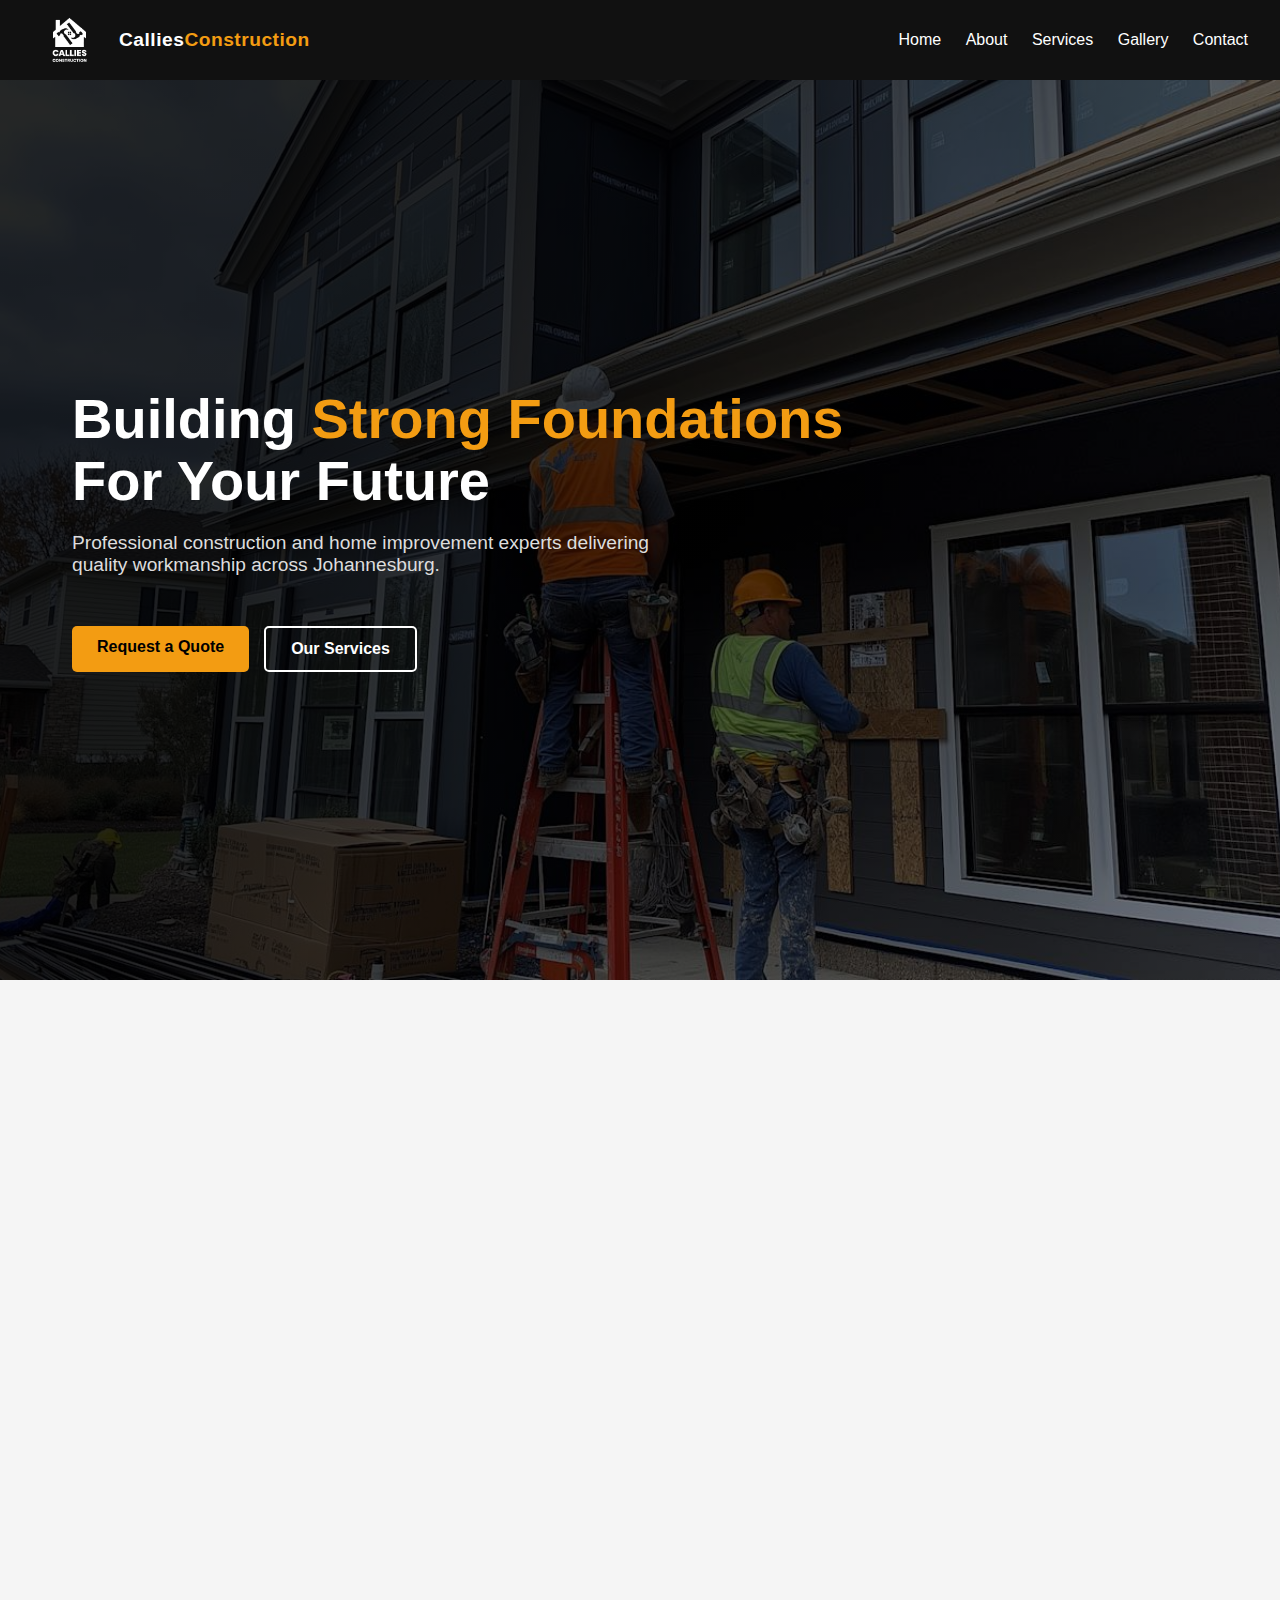
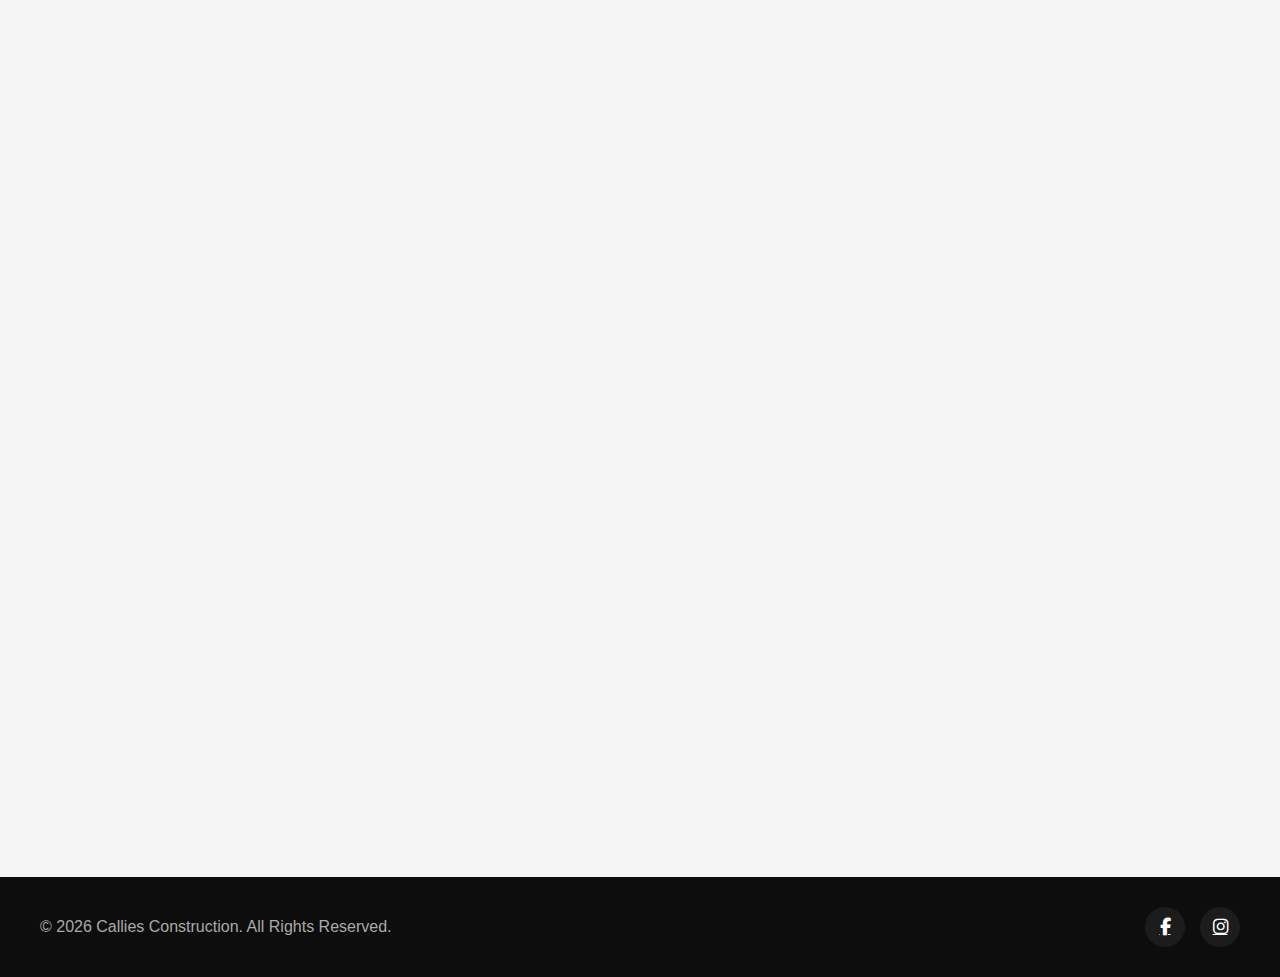
<file: index.html>
<!DOCTYPE html>
<html lang="en">
<head>
    <meta charset="UTF-8">
    <meta name="viewport" content="width=device-width, initial-scale=1.0">
    <title>Callies Construction | Home Improvement Experts</title>
    <link rel="stylesheet" href="css/style.css">
    <link rel="stylesheet" href="https://cdnjs.cloudflare.com/ajax/libs/font-awesome/6.5.0/css/all.min.css">

</head>
<body>

<!-- Loader -->
<div id="loader">
    <span>Callies Construction</span>
</div>

<!-- Navigation -->
<header>
    <div class="logo">
        <img src="images/logo.png" alt="Callies Construction Logo">
        <div class="logo-text">
            Callies<span>Construction</span>
        </div>
    </div>
    
        <nav id="nav">
        <a href="index.html">Home</a>
        <a href="about.html">About</a>
        <a href="services.html">Services</a>
        <a href="gallery.html">Gallery</a>
        <a href="contact.html">Contact</a>
    </nav>

    <div class="menu-toggle" id="menuToggle">
        <span></span>
        <span></span>
        <span></span>
    </div>

</header>

<!-- Hero -->
<section class="hero">
    <img src="images/hero.jpeg" alt="Construction Work">

    <div class="hero-overlay"></div>

    <div class="hero-content">
        <h1>
            Building <span>Strong Foundations</span><br>
            For Your Future
        </h1>
        <p>
            Professional construction and home improvement experts
            delivering quality workmanship across Johannesburg.
        </p>
        <div class="hero-buttons">
            <a href="https://wa.me/27738102472" class="btn primary">Request a Quote</a>
            <a href="#services" class="btn secondary">Our Services</a>
        </div>
    </div>
</section>

<section class="section reveal">
    <h2>Your Trusted Construction Partner</h2>
    <p class="section-intro">
        Callies Construction delivers reliable, high-quality building and
        maintenance solutions across Johannesburg. From small renovations
        to large structural projects, we build with precision, safety,
        and long-term durability in mind.
    </p>

    <a href="about.html" class="btn primary">Learn More About Us</a>
</section>

<section class="section services-highlight reveal">
    <h2>Featured Services</h2>

    <div class="highlight-grid">

        <div class="highlight-card">
            <span class="icon">🎨</span>
            <h3>Painting & Renovations</h3>
            <p>Professional interior and exterior finishes that protect and transform your property.</p>
        </div>

        <div class="highlight-card">
            <span class="icon">🏠</span>
            <h3>Roofing & Structural Work</h3>
            <p>Durable roofing systems and structural solutions built for long-term strength.</p>
        </div>

        <div class="highlight-card">
            <span class="icon">⚙️</span>
            <h3>Steel Fabrication</h3>
            <p>Custom gates, frames, and steel installations designed for security and durability.</p>
        </div>

    </div>

    <a href="services.html" class="btn secondary">View All Services</a>
</section>

<section class="section dark reveal">
    <h2>Ready to Start Your Project?</h2>
    <p class="section-intro">
        Contact us today for professional advice and a competitive quote.
        We are committed to delivering results you can trust.
    </p>

    <a href="contact.html" class="btn primary">Request a Quote</a>
</section>


<footer>
    <div class="footer-content">
        <p>© 2026 Callies Construction. All Rights Reserved.</p>

        <div class="social-links">
            <a href="https://www.facebook.com/share/1HNYxQJPMU/" target="_blank">
                <i class="fab fa-facebook-f"></i>
            </a>
            <a href="https://www.instagram.com/Callies01" target="_blank">
                <i class="fab fa-instagram"></i>
            </a>
        </div>
    </div>
</footer>


<script src="js/main.js"></script>
</body>
</html>
</file>
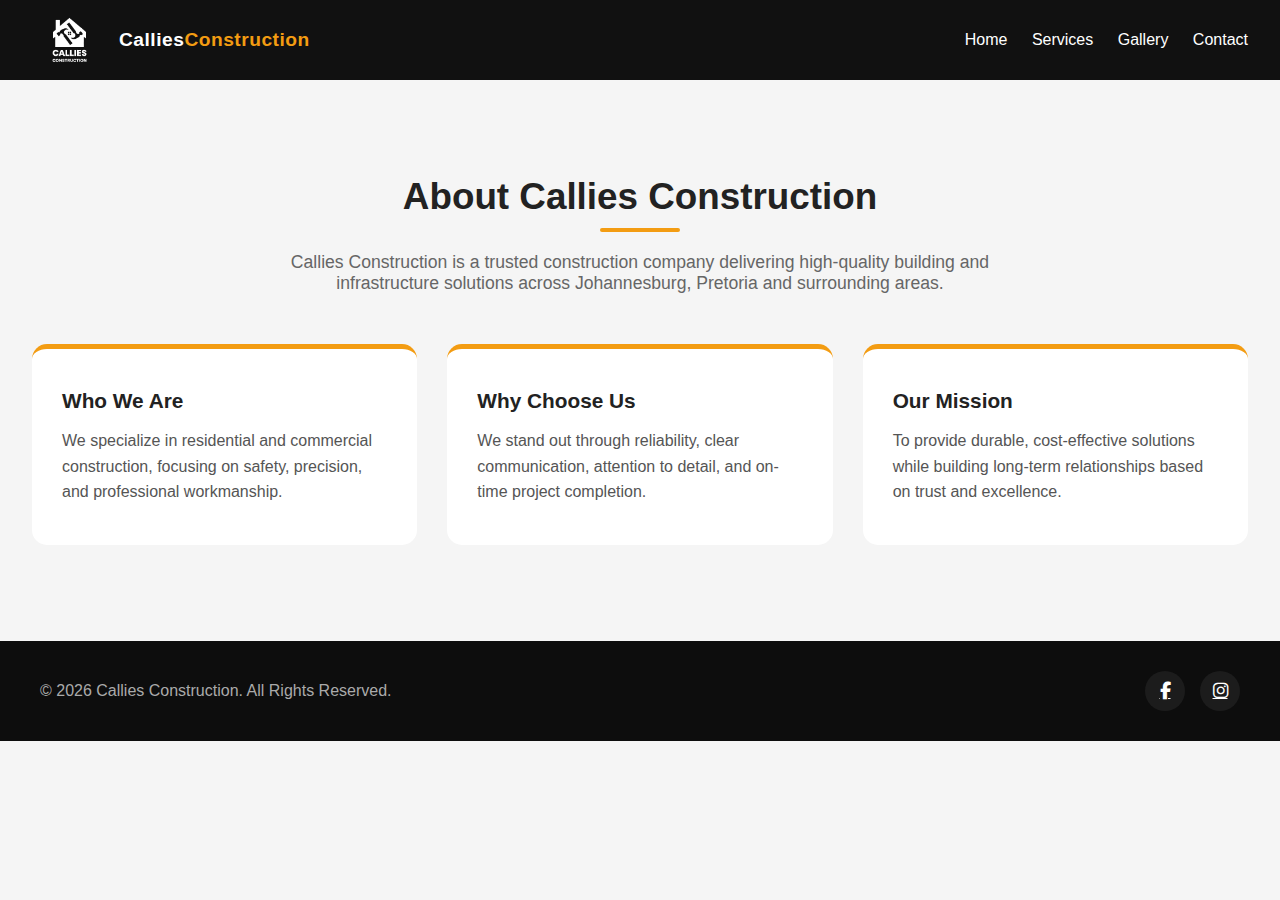
<file: about.html>
<!DOCTYPE html>
<html lang="en">
<head>
    <meta charset="UTF-8">
    <meta name="viewport" content="width=device-width, initial-scale=1.0">
    <title>Callies Construction | Home Improvement Experts</title>
    <link rel="stylesheet" href="css/style.css">
    <link rel="stylesheet" href="https://cdnjs.cloudflare.com/ajax/libs/font-awesome/6.5.0/css/all.min.css">

</head>
<body>

<!-- Loader -->
<div id="loader">
    <span>Callies Construction</span>
</div>

<!-- Navigation -->
<header>
    <div class="logo">
        <img src="images/logo.png" alt="Callies Construction Logo">
        <div class="logo-text">
            Callies<span>Construction</span>
        </div>
    </div>
    
        <nav id="nav">
        <a href="index.html">Home</a>
        <a href="services.html">Services</a>
        <a href="gallery.html">Gallery</a>
        <a href="contact.html">Contact</a>
    </nav>

    <div class="menu-toggle" id="menuToggle">
        <span></span>
        <span></span>
        <span></span>
    </div>
</header>

<!-- Hero -->
<section class="section">
    <h2>About Callies Construction</h2>
    <p class="section-intro">
        Callies Construction is a trusted construction company delivering
        high-quality building and infrastructure solutions across Johannesburg, Pretoria and surrounding areas.
    </p>

    <div class="about-grid">
        <div class="about-card">
            <h3>Who We Are</h3>
            <p>
                We specialize in residential and commercial construction,
                focusing on safety, precision, and professional workmanship.
            </p>
        </div>

        <div class="about-card">
            <h3>Why Choose Us</h3>
            <p>
                We stand out through reliability, clear communication,
                attention to detail, and on-time project completion.
            </p>
        </div>

        <div class="about-card">
            <h3>Our Mission</h3>
            <p>
                To provide durable, cost-effective solutions while building
                long-term relationships based on trust and excellence.
            </p>
        </div>
    </div>
</section>


<footer>
    <div class="footer-content">
        <p>© 2026 Callies Construction. All Rights Reserved.</p>

        <div class="social-links">
            <a href="https://www.facebook.com/share/1HNYxQJPMU/" target="_blank">
                <i class="fab fa-facebook-f"></i>
            </a>
            <a href="https://www.instagram.com/Callies01" target="_blank">
                <i class="fab fa-instagram"></i>
            </a>
        </div>
    </div>
</footer>


<script src="js/main.js"></script>
</body>
</html>
</file>
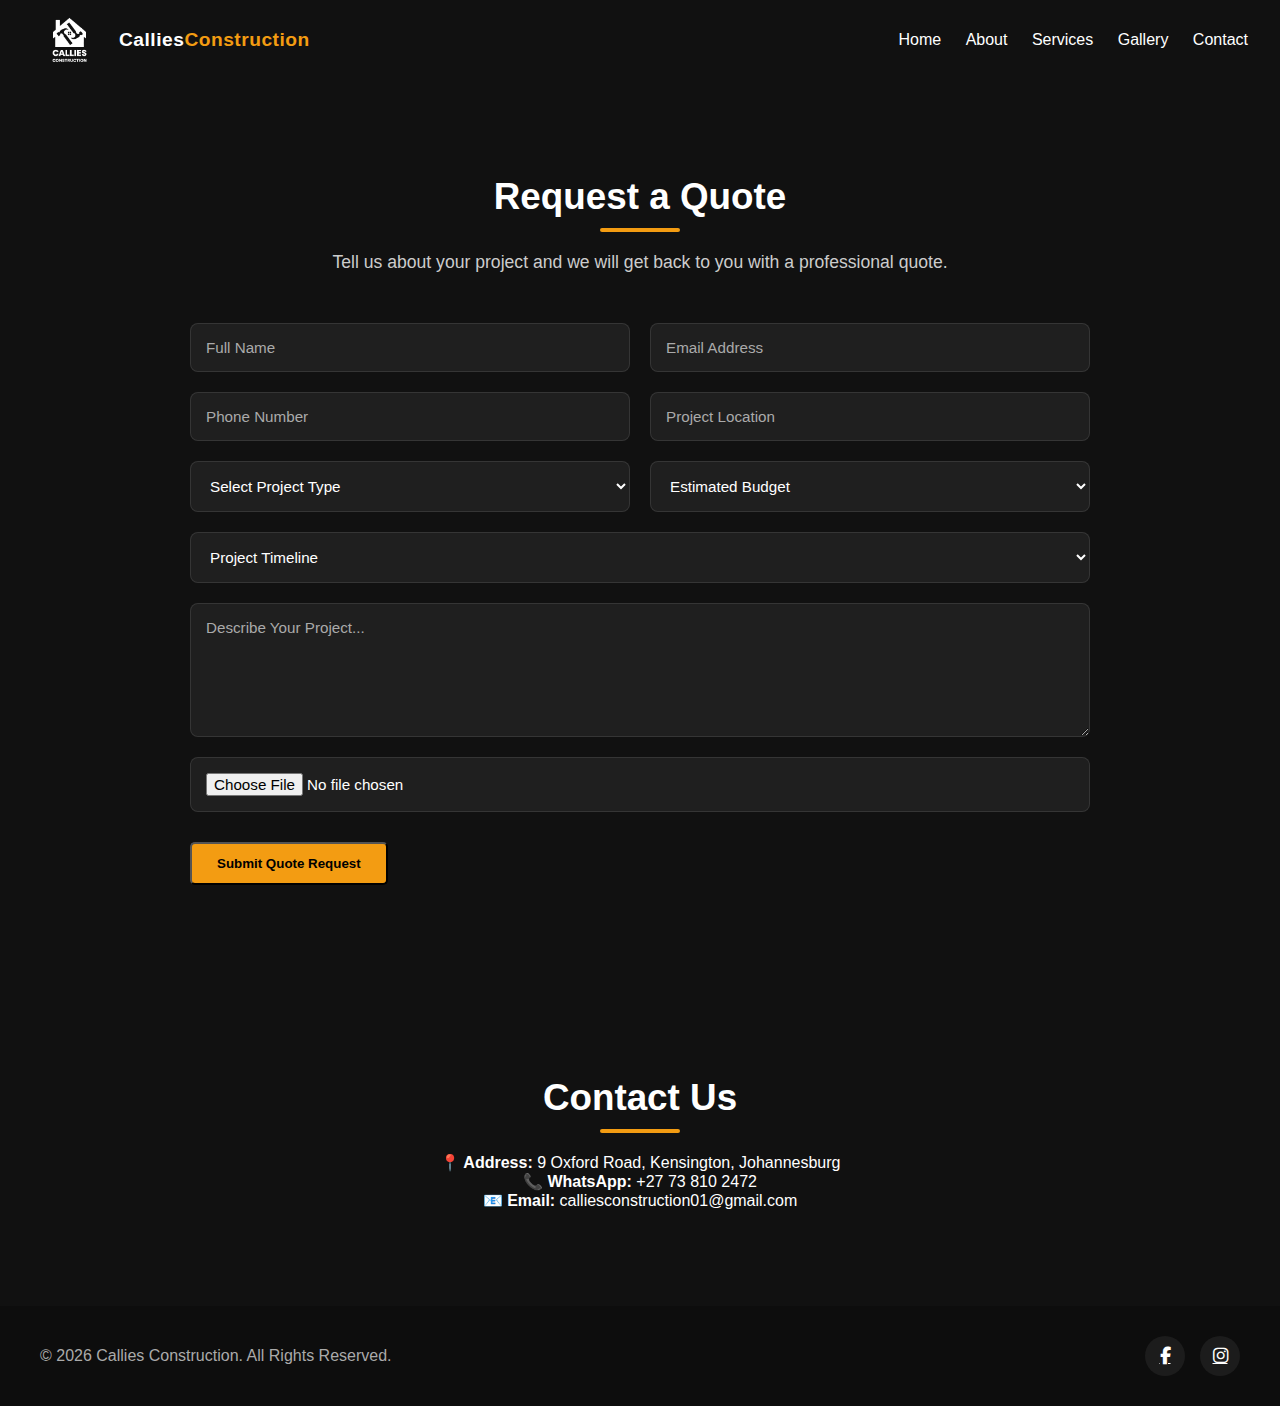
<file: contact.html>
<!DOCTYPE html>
<html lang="en">
<head>
    <meta charset="UTF-8">
    <meta name="viewport" content="width=device-width, initial-scale=1.0">
    <title>Callies Construction | Home Improvement Experts</title>
    <link rel="stylesheet" href="css/style.css">
    <link rel="stylesheet" href="https://cdnjs.cloudflare.com/ajax/libs/font-awesome/6.5.0/css/all.min.css">

</head>
<body>

<!-- Loader -->
<div id="loader">
    <span>Callies Construction</span>
</div>

<!-- Navigation -->
<header>
    <div class="logo">
        <img src="images/logo.png" alt="Callies Construction Logo">
        <div class="logo-text">
            Callies<span>Construction</span>
        </div>
    </div>
    
        <nav id="nav">
        <a href="index.html">Home</a>
        <a href="about.html">About</a>
        <a href="services.html">Services</a>
        <a href="gallery.html">Gallery</a>
        <a href="contact.html">Contact</a>
    </nav>

    <div class="menu-toggle" id="menuToggle">
        <span></span>
        <span></span>
        <span></span>
    </div>
</header>
<section class="section dark">
    <h2>Request a Quote</h2>
    <p class="section-intro">
        Tell us about your project and we will get back to you with a professional quote.
    </p>

    <form class="quote-form">

        <div class="form-row">
            <input type="text" placeholder="Full Name" required>
            <input type="email" placeholder="Email Address" required>
        </div>

        <div class="form-row">
            <input type="tel" placeholder="Phone Number" required>
            <input type="text" placeholder="Project Location" required>
        </div>

        <div class="form-row">
            <select required>
                <option value="">Select Project Type</option>
                <option>Painting</option>
                <option>Plumbing</option>
                <option>Roofing</option>
                <option>Paving</option>
                <option>Brickwork</option>
                <option>Steel Fabrication</option>
                <option>Other</option>
            </select>

            <select required>
                <option value="">Estimated Budget</option>
                <option>Under R10,000</option>
                <option>R10,000 – R50,000</option>
                <option>R50,000 – R100,000</option>
                <option>R100,000+</option>
            </select>
        </div>

        <div class="form-row">
            <select>
                <option value="">Project Timeline</option>
                <option>ASAP</option>
                <option>Within 1 Month</option>
                <option>1 – 3 Months</option>
                <option>Flexible</option>
            </select>
        </div>

        <textarea placeholder="Describe Your Project..." rows="6" required></textarea>

        <div class="form-row">
            <input type="file">
        </div>

        <button type="submit" class="btn primary">Submit Quote Request</button>

    </form>
</section>

<section class="section dark">
    <h2>Contact Us</h2>
    <p><strong>📍 Address:</strong> 9 Oxford Road, Kensington, Johannesburg</p>
    <p><strong>📞 WhatsApp:</strong> +27 73 810 2472</p>
    <p><strong>📧 Email:</strong> calliesconstruction01@gmail.com</p>
</section>

<footer>
    <div class="footer-content">
        <p>© 2026 Callies Construction. All Rights Reserved.</p>

        <div class="social-links">
            <a href="https://www.facebook.com/share/1HNYxQJPMU/" target="_blank">
                <i class="fab fa-facebook-f"></i>
            </a>
            <a href="https://www.instagram.com/Callies01" target="_blank">
                <i class="fab fa-instagram"></i>
            </a>
        </div>
    </div>
</footer>


<script src="js/main.js"></script>
</body>
</html>
</file>
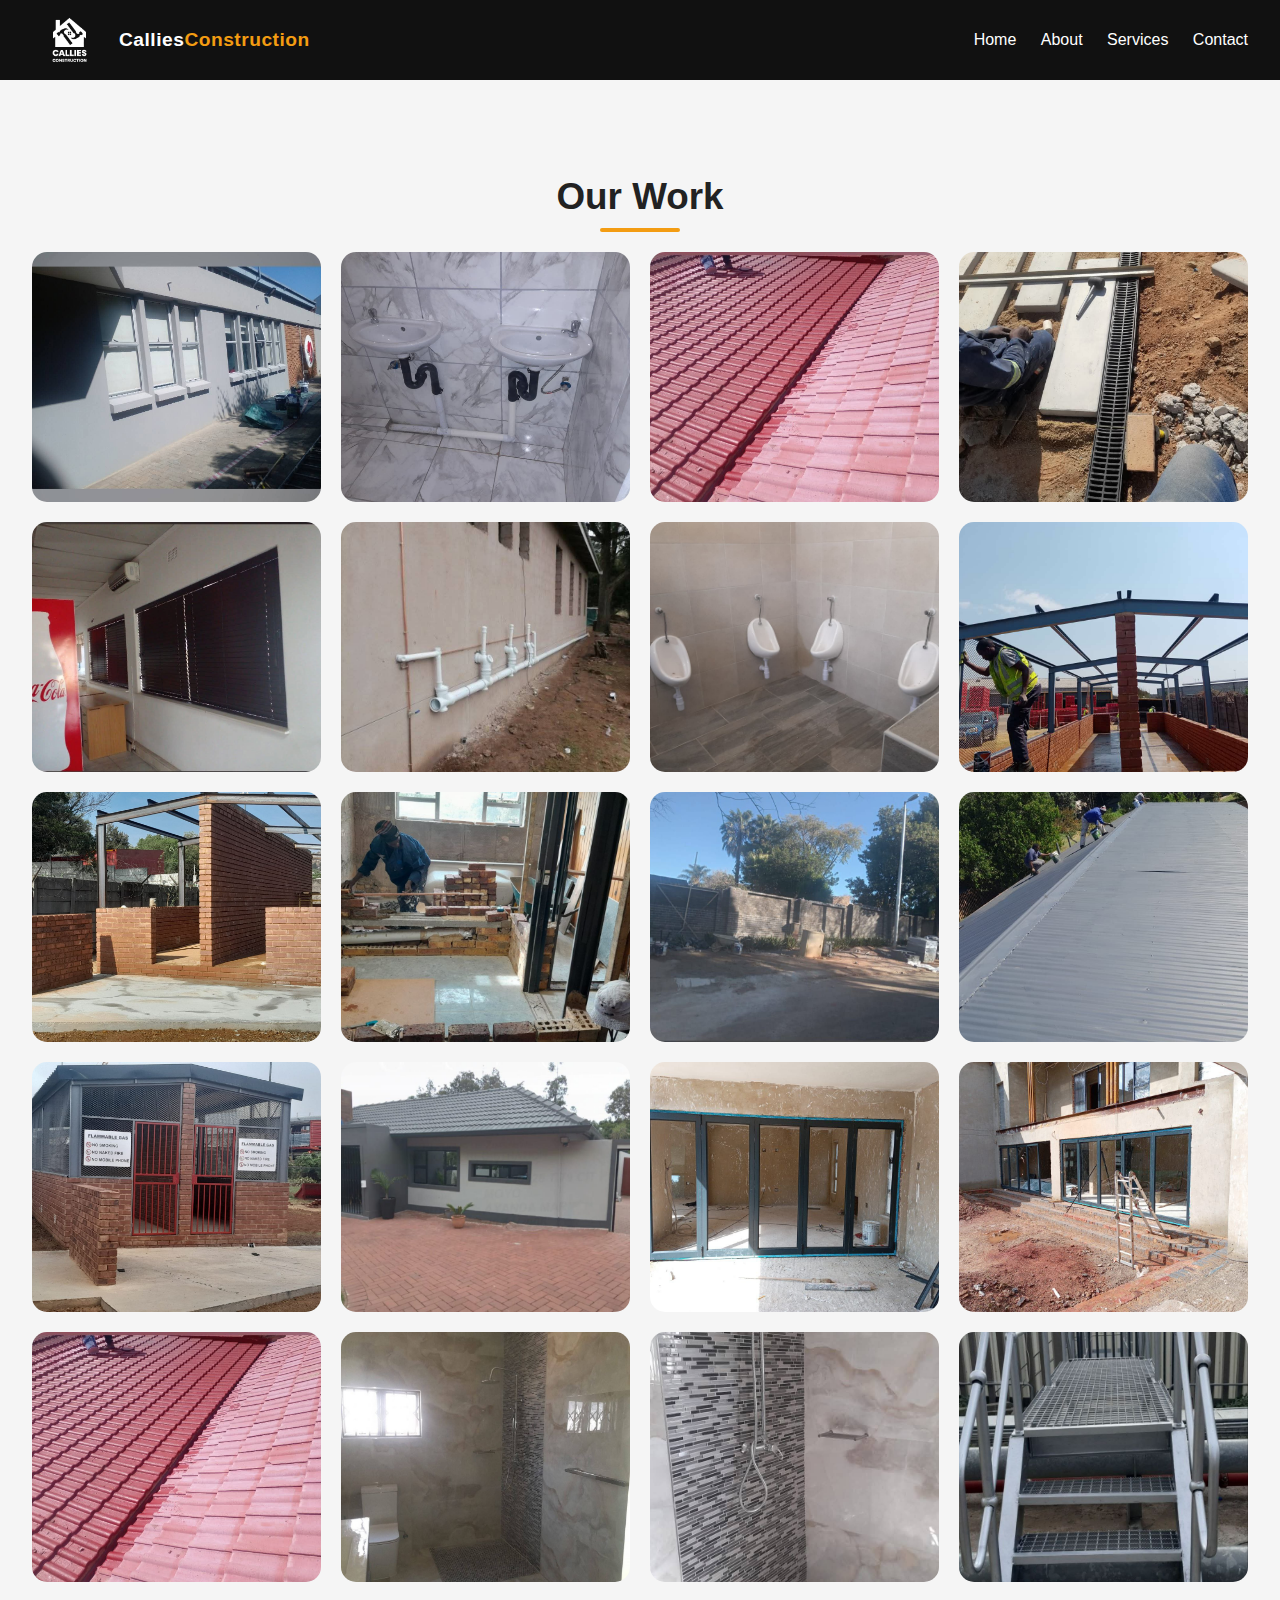
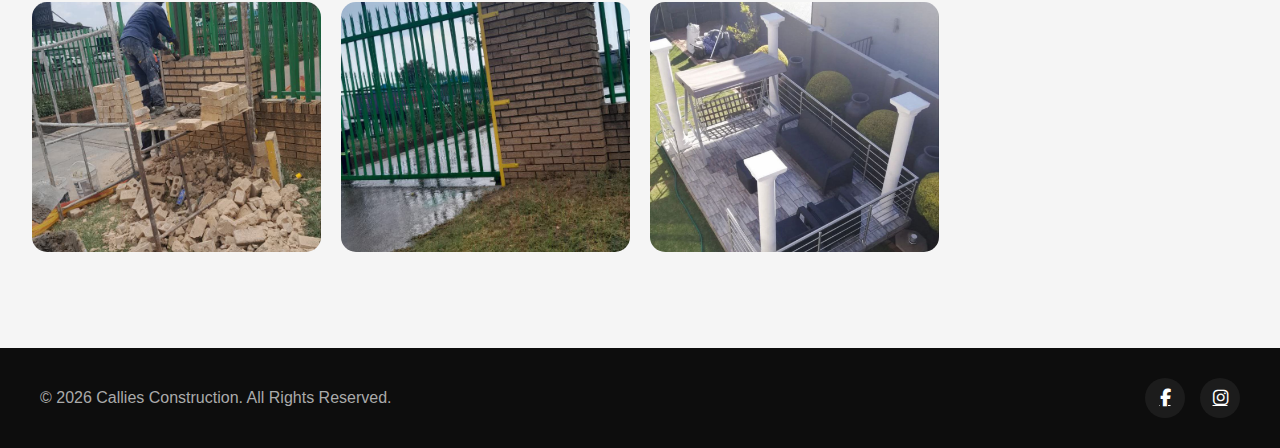
<file: gallery.html>
<!DOCTYPE html>
<html lang="en">
<head>
    <meta charset="UTF-8">
    <meta name="viewport" content="width=device-width, initial-scale=1.0">
    <title>Callies Construction | Home Improvement Experts</title>
    <link rel="stylesheet" href="css/style.css">
    <link rel="stylesheet" href="https://cdnjs.cloudflare.com/ajax/libs/font-awesome/6.5.0/css/all.min.css">

</head>
<body>

<!-- Loader -->
<div id="loader">
    <span>Callies Construction</span>
</div>

<!-- Navigation -->
<header>
    <div class="logo">
        <img src="images/logo.png" alt="Callies Construction Logo">
        <div class="logo-text">
            Callies<span>Construction</span>
        </div>
    </div>
    
        <nav id="nav">
        <a href="index.html">Home</a>
        <a href="about.html">About</a>
        <a href="services.html">Services</a>
        <a href="contact.html">Contact</a>
    </nav>

    <div class="menu-toggle" id="menuToggle">
        <span></span>
        <span></span>
        <span></span>
    </div>
</header>

<section class="section">
    <h2>Our Work</h2>
    <div class="gallery">
        <img src="images/painting.jpg">
        <img src="images/plumbing.jpg">
        <img src="images/roofing.jpg">
        <img src="images/paving.jpg">
        <img src="images/blinds.jpg">
        <img src="images/plumbing1.jpg">
        <img src="images/plumbing3.jpg">
        <img src="images/project1.jpg">
        <img src="images/project2.jpg">
        <img src="images/project3.jpg">
        <img src="images/project4.jpg">
        <img src="images/project5.jpg">
        <img src="images/project 6.jpg">
        <img src="images/project7.jpg">
        <img src="images/project8.jpg">
        <img src="images/project9.jpg">
        <img src="images/roofing.jpg">
        <img src="images/shower.jpg">
        <img src="images/shower1.jpg">
        <img src="images/steel.jpg">
        <img src="images/wall1.jpg">
        <img src="images/wall2.jpg">
        <img src="images/work.jpg">
    </div>
</section>


<footer>
    <div class="footer-content">
        <p>© 2026 Callies Construction. All Rights Reserved.</p>

        <div class="social-links">
            <a href="https://www.facebook.com/share/1HNYxQJPMU/" target="_blank">
                <i class="fab fa-facebook-f"></i>
            </a>
            <a href="https://www.instagram.com/Callies01" target="_blank">
                <i class="fab fa-instagram"></i>
            </a>
        </div>
    </div>
</footer>


<script src="js/main.js"></script>
</body>
</html>
</file>
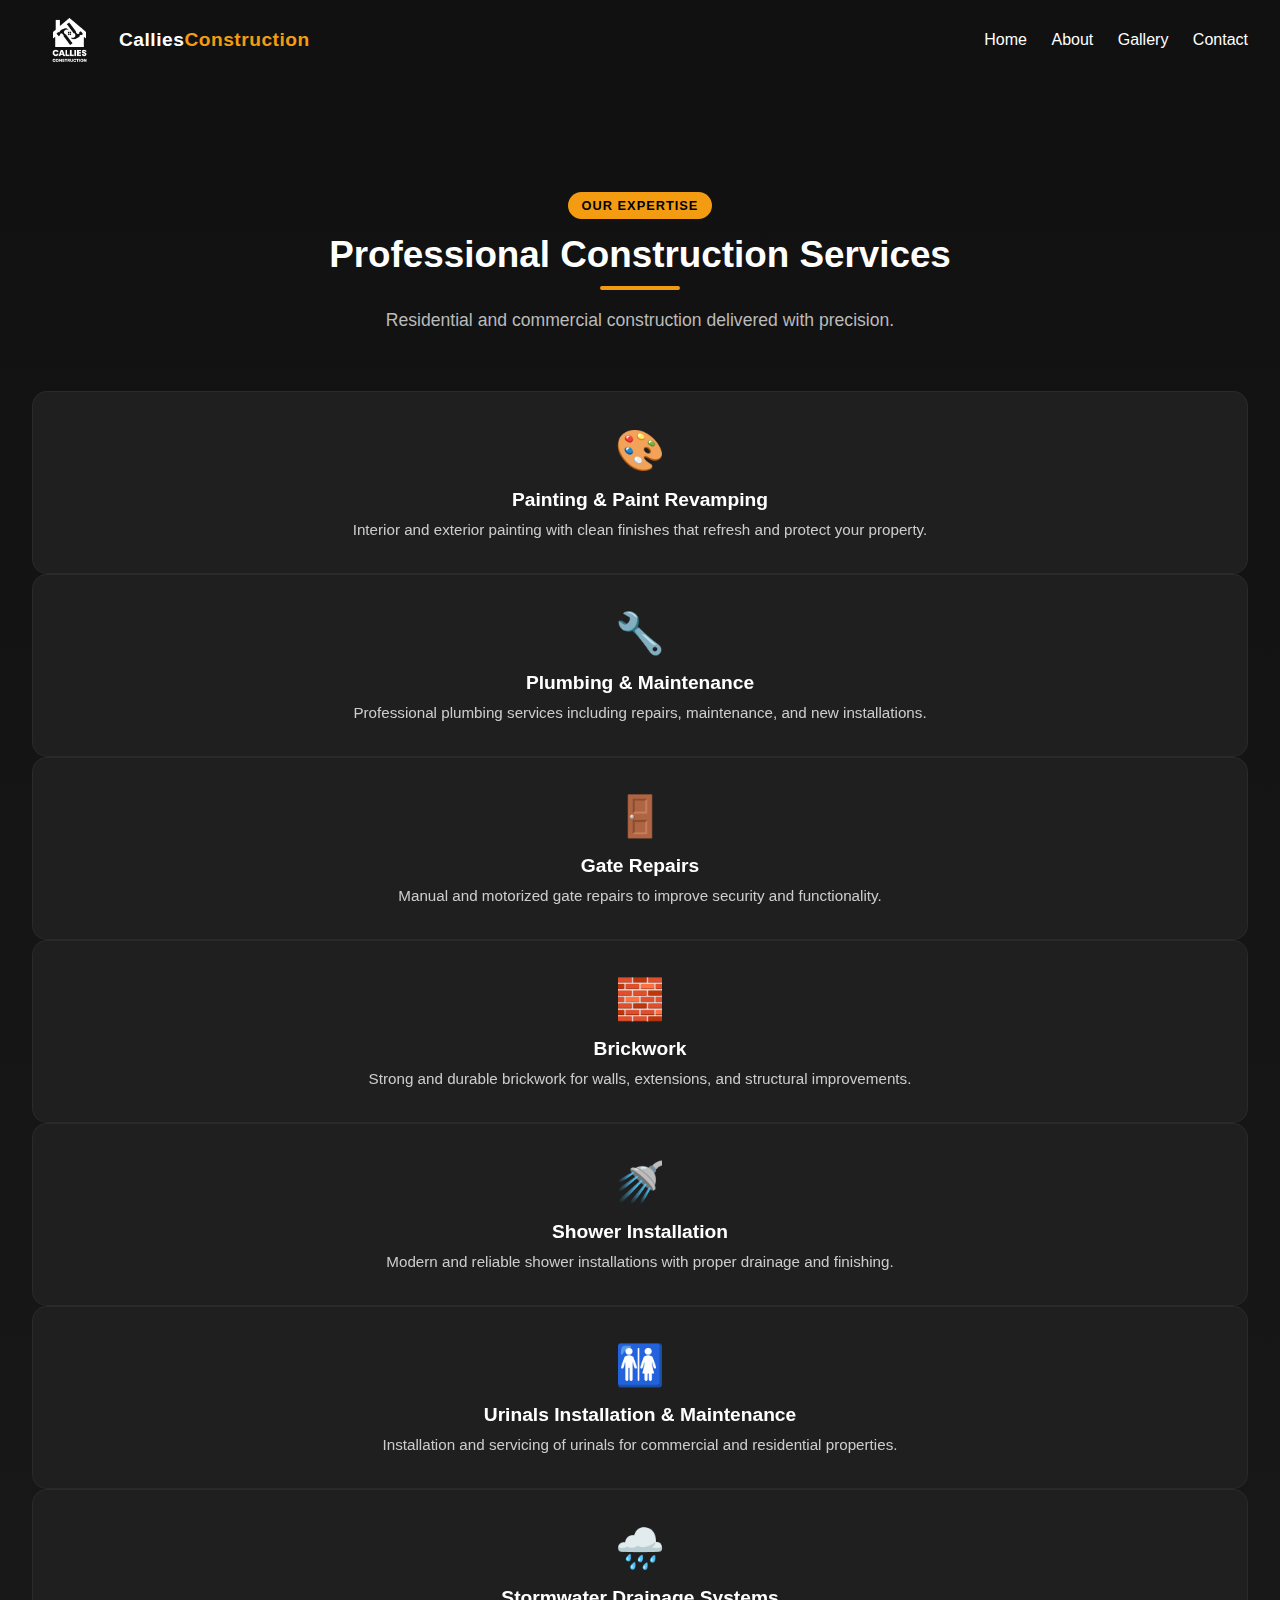
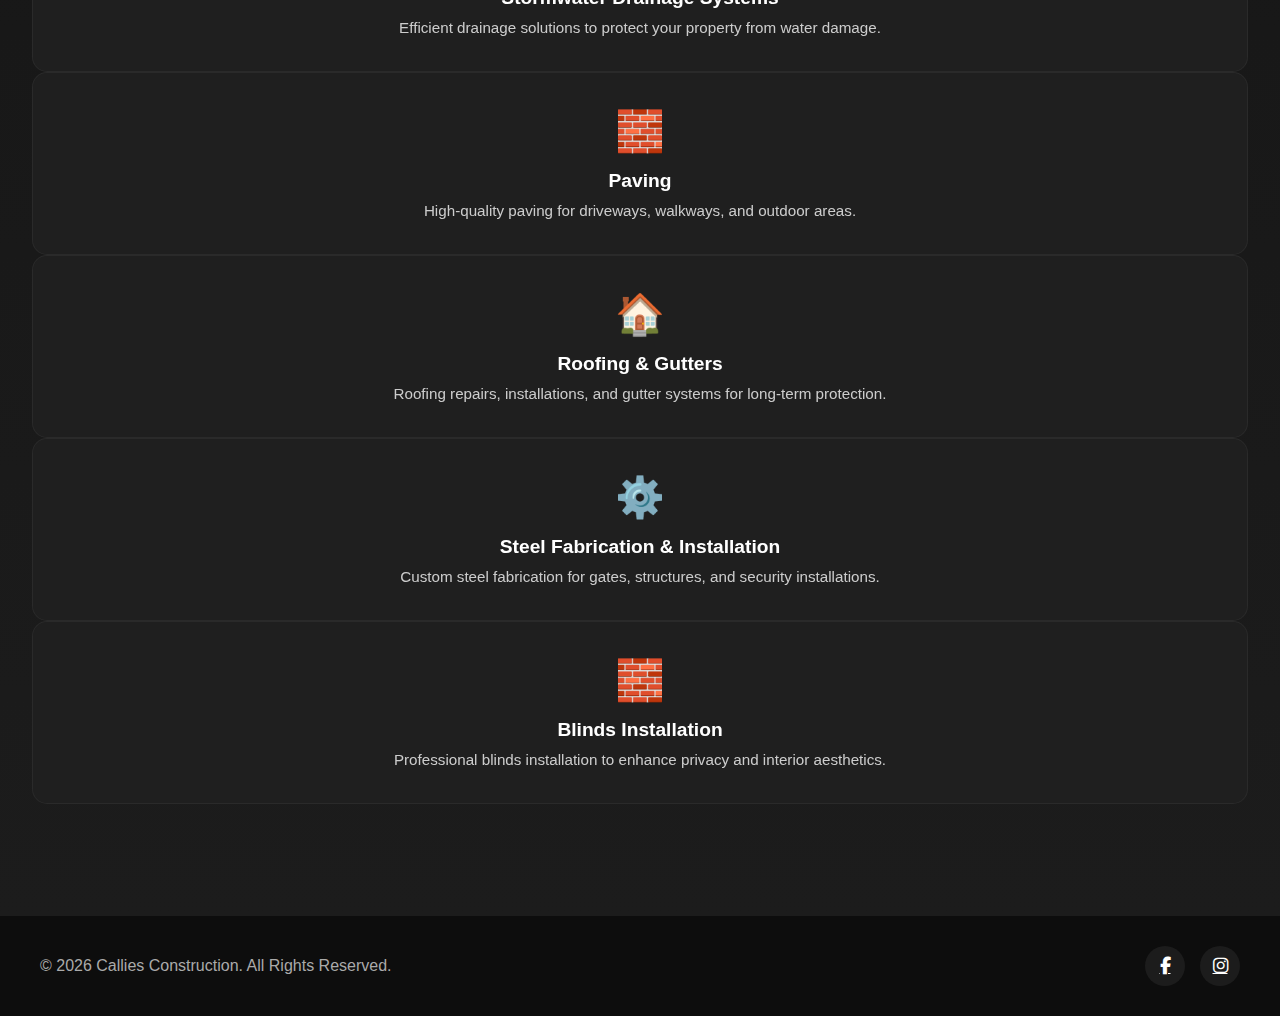
<file: services.html>
<!DOCTYPE html>
<html lang="en">
<head>
    <meta charset="UTF-8">
    <meta name="viewport" content="width=device-width, initial-scale=1.0">
    <title>Callies Construction | Home Improvement Experts</title>
    <link rel="stylesheet" href="css/style.css">
    <link rel="stylesheet" href="https://cdnjs.cloudflare.com/ajax/libs/font-awesome/6.5.0/css/all.min.css">

</head>
<body>

<!-- Loader -->
<div id="loader">
    <span>Callies Construction</span>
</div>

<!-- Navigation -->
<header>
    <div class="logo">
        <img src="images/logo.png" alt="Callies Construction Logo">
        <div class="logo-text">
            Callies<span>Construction</span>
        </div>
    </div>
    
        <nav id="nav">
        <a href="index.html">Home</a>
        <a href="about.html">About</a>
        <a href="gallery.html">Gallery</a>
        <a href="contact.html">Contact</a>
    </nav>

    <div class="menu-toggle" id="menuToggle">
        <span></span>
        <span></span>
        <span></span>
    </div>
</header>

<!-- services -->
<section class="section services-section">
    <div class="services-header">
        <span class="badge">OUR EXPERTISE</span>
        <h2>Professional Construction Services</h2>
        <p>
            Residential and commercial construction delivered with precision.
        </p>
    </div>

    <div class="services-grid">
       <div class="card">
            <span class="icon">🎨</span>
            <h3>Painting & Paint Revamping</h3>
            <p>
                Interior and exterior painting with clean finishes that
                refresh and protect your property.
            </p>
        </div>

        <div class="card">
            <span class="icon">🔧</span>
            <h3>Plumbing & Maintenance</h3>
            <p>
                Professional plumbing services including repairs,
                maintenance, and new installations.
            </p>
        </div>

        <div class="card">
            <span class="icon">🚪</span>
            <h3>Gate Repairs</h3>
            <p>
                Manual and motorized gate repairs to improve security
                and functionality.
            </p>
        </div>

        <div class="card">
            <span class="icon">🧱</span>
            <h3>Brickwork</h3>
            <p>
                Strong and durable brickwork for walls, extensions,
                and structural improvements.
            </p>
        </div>

        <div class="card">
            <span class="icon">🚿</span>
            <h3>Shower Installation</h3>
            <p>
                Modern and reliable shower installations with
                proper drainage and finishing.
            </p>
        </div>

        <div class="card">
            <span class="icon">🚻</span>
            <h3>Urinals Installation & Maintenance</h3>
            <p>
                Installation and servicing of urinals for
                commercial and residential properties.
            </p>
        </div>

        <div class="card">
            <span class="icon">🌧️</span>
            <h3>Stormwater Drainage Systems</h3>
            <p>
                Efficient drainage solutions to protect your
                property from water damage.
            </p>
        </div>

        <div class="card">
            <span class="icon">🧱</span>
            <h3>Paving</h3>
            <p>
                High-quality paving for driveways, walkways,
                and outdoor areas.
            </p>
        </div>

        <div class="card">
            <span class="icon">🏠</span>
            <h3>Roofing & Gutters</h3>
            <p>
                Roofing repairs, installations, and gutter
                systems for long-term protection.
            </p>
        </div>

        <div class="card">
            <span class="icon">⚙️</span>
            <h3>Steel Fabrication & Installation</h3>
            <p>
                Custom steel fabrication for gates, structures,
                and security installations.
            </p>
        </div>

        <div class="card">
            <span class="icon">🧱</span>
            <h3>Blinds Installation</h3>
            <p>
                Professional blinds installation to enhance
                privacy and interior aesthetics.
            </p>
        </div>
    </div>
</section>


<footer>
    <div class="footer-content">
        <p>© 2026 Callies Construction. All Rights Reserved.</p>

        <div class="social-links">
            <a href="https://www.facebook.com/share/1HNYxQJPMU/" target="_blank">
                <i class="fab fa-facebook-f"></i>
            </a>
            <a href="https://www.instagram.com/Callies01" target="_blank">
                <i class="fab fa-instagram"></i>
            </a>
        </div>
    </div>
</footer>


<script src="js/main.js"></script>
</body>
</html>
</file>
<file: css/style.css>
* {
    margin: 0;
    padding: 0;
    box-sizing: border-box;
    font-family: "Segoe UI", sans-serif;
}

body {
    background: #f5f5f5;
    color: #222;
    padding-top: 80px;
}

/* Loader */
#loader {
    position: fixed;
    inset: 0;
    background: #111;
    color: #fff;
    display: grid;
    place-items: center;
    font-size: 1.8rem;
    z-index: 9999;
}

/* Header */
header {
    position: fixed;
    width: 100%;
    top: 0;
    background: #111;
    color: white;
    display: flex;
    justify-content: space-between;
    align-items: center;
    padding: 0 2rem;
    height: 80px;
    z-index: 1000;
}


.logo span {
    color: #f39c12;
}

nav a {
    color: white;
    margin-left: 20px;
    text-decoration: none;
}

.menu-toggle {
    display: none;
    cursor: pointer;
}

/* Hero */
/* Hero Modern Upgrade */
.hero {
    height: 100vh;
    position: relative;
    overflow: hidden;

}

.hero img {
    width: 100%;
    height: 100%;
    object-fit: cover;
}

/* Gradient Overlay */
.hero-overlay {
    position: absolute;
    inset: 0;
    background: linear-gradient(
        120deg,
        rgba(0,0,0,0.85) 30%,
        rgba(0,0,0,0.65) 60%,
        rgba(0,0,0,0.4) 100%
    );
}

/* Hero Content */
.hero-content {
    position: absolute;
    inset: 0;
    display: flex;
    flex-direction: column;
    justify-content: center;
    max-width: 1200px;
    margin: auto;
    padding: 2rem;
    color: white;
}

.hero-content h1 {
    font-size: 3.5rem;
    font-weight: 800;
    line-height: 1.1;
    margin-bottom: 20px;
}

.hero-content h1 span {
    color: #f39c12;
}

.hero-content p {
    max-width: 600px;
    font-size: 1.2rem;
    margin-bottom: 30px;
    color: #ddd;
}

/* Buttons */
.hero-buttons {
    display: flex;
    gap: 15px;
    flex-wrap: wrap;
}

.btn.primary {
    background: #f39c12;
    color: black;
}

.btn.secondary {
    background: transparent;
    border: 2px solid white;
    color: white;
}

.btn.secondary:hover {
    background: white;
    color: black;
}

.btn {
    padding: 14px 28px;
    font-weight: bold;
    border-radius: 6px;
    text-decoration: none;
    transition: all .3s ease;
}

.btn:hover {
    transform: translateY(-3px);
}


.btn {
    margin-top: 20px;
    display: inline-block;
    background: #f39c12;
    padding: 12px 25px;
    color: black;
    text-decoration: none;
    font-weight: bold;
    border-radius: 5px;
    transition: transform .3s;
}

.btn:hover {
    transform: scale(1.1);
}

/* Sections */
.section {
    padding: 6rem 2rem;
    text-align: center;
}

.dark {
    background: #111;
    color: white;
}

/* Services */
/* Services Advanced Upgrade */
.services-section {
    background: linear-gradient(180deg, #111 0%, #1c1c1c 100%);
    color: white;
    padding: 7rem 2rem;
}

.services-header {
    text-align: center;
    max-width: 800px;
    margin: 0 auto 60px;
}

.services-header h2 {
    font-size: 2.5rem;
    margin: 15px 0;
}

.services-header p {
    color: #bbb;
    font-size: 1.1rem;
}

.badge {
    display: inline-block;
    padding: 6px 14px;
    background: #f39c12;
    color: black;
    font-weight: bold;
    font-size: 0.8rem;
    letter-spacing: 1px;
    border-radius: 50px;
}

/* Upgrade service cards */
.services-section .card {
    background: #1f1f1f;
    color: white;
    border: 1px solid rgba(255,255,255,0.05);
    backdrop-filter: blur(6px);
}

.services-section .card p {
    color: #ccc;
}

.services-section .card:hover {
    border-color: #f39c12;
    box-shadow: 0 25px 60px rgba(243,156,18,0.2);
}

/* Icon upgrade */
.services-section .icon {
    font-size: 2.8rem;
    margin-bottom: 20px;
    color: #f39c12;
}


/* Gallery */
.gallery {
    display: grid;
    grid-template-columns: repeat(auto-fit, minmax(250px, 1fr));
    gap: 20px;
}

.gallery img {
    width: 100%;
    height: 250px;              /* forces same height */
    object-fit: cover;          /* crops nicely */
    border-radius: 15px;
    transition: transform .4s, box-shadow .4s;
}

.gallery img:hover {
    transform: scale(1.05);
    box-shadow: 0 20px 40px rgba(0,0,0,0.3);
}

.gallery-item {
    overflow: hidden;
    border-radius: 15px;
}


/* Footer */
footer {
    background: black;
    color: white;
    padding: 20px;
    text-align: center;
}

/* Reveal Animation */
.reveal {
    opacity: 0;
    transform: translateY(50px);
    transition: 1s;
}

.reveal.active {
    opacity: 1;
    transform: translateY(0);
}

/* Mobile */
@media(max-width: 768px) {

    header {
        height: 70px;
        padding: 0 1.2rem;
    }

    /* Navigation */
    nav {
        position: fixed;
        top: 70px;
        right: -100%;
        width: 260px;
        height: 100vh;
        background: #111;
        display: flex;
        flex-direction: column;
        padding: 40px 20px;
        gap: 25px;
        transition: 0.4s ease;
        box-shadow: -10px 0 30px rgba(0,0,0,0.4);
    }

    nav a {
        margin: 0;
        font-size: 1.1rem;
    }

    nav.show {
        right: 0;
    }

    /* Hamburger */
    .menu-toggle {
        display: flex;
        flex-direction: column;
        gap: 5px;
        cursor: pointer;
    }

    .menu-toggle span {
        width: 25px;
        height: 3px;
        background: white;
        border-radius: 2px;
        transition: 0.3s;
    }

    /* Hero adjustments */
    .hero-content h1 {
        font-size: 2.2rem;
    }

    .hero-content p {
        font-size: 1rem;
    }

    /* Forms stack properly */
    .form-row {
        flex-direction: column;
    }

    /* Section padding smaller */
    .section {
        padding: 4rem 1.2rem;
    }
}


.card {
    background: white;
    padding: 35px 25px;
    border-radius: 15px;
    text-align: center;
    transition: transform .4s, box-shadow .4s;
}

.card .icon {
    font-size: 2.5rem;
    display: block;
    margin-bottom: 15px;
}

.card h3 {
    margin-bottom: 10px;
    font-size: 1.2rem;
}

.card p {
    font-size: 0.95rem;
    color: #555;
}

.card:hover {
    transform: translateY(-12px);
    box-shadow: 0 25px 50px rgba(0,0,0,0.25);
}

/* Section Titles Upgrade */
.section h2 {
    font-size: 2.3rem;
    margin-bottom: 20px;
    position: relative;
}

.section h2::after {
    content: "";
    width: 80px;
    height: 4px;
    background: #f39c12;
    display: block;
    margin: 10px auto 0;
    border-radius: 10px;
}

.section-intro {
    max-width: 800px;
    margin: 0 auto 50px;
    font-size: 1.1rem;
    color: #666;
}

/* About Grid */
.about-grid {
    display: grid;
    grid-template-columns: repeat(auto-fit, minmax(280px, 1fr));
    gap: 30px;
    margin-top: 40px;
}

.about-card {
    background: white;
    padding: 40px 30px;
    border-radius: 15px;
    text-align: left;
    transition: transform .4s, box-shadow .4s;
    border-top: 5px solid #f39c12;
}

.about-card h3 {
    margin-bottom: 15px;
    font-size: 1.3rem;
}

.about-card p {
    color: #555;
    line-height: 1.6;
}

.about-card:hover {
    transform: translateY(-10px);
    box-shadow: 0 25px 50px rgba(0,0,0,0.15);
}

/* Make dark sections cleaner */
.dark .section-intro {
    color: #ccc;
}

/* Slow Background Zoom Effect */
@keyframes slowZoom {
    0% {
        transform: scale(1);
    }
    100% {
        transform: scale(1.12);
    }
}

.hero img {
    animation: slowZoom 30s ease-in-out infinite alternate;
}

/* Footer Upgrade */
footer {
    background: #0d0d0d;
    padding: 30px 20px;
}

.footer-content {
    max-width: 1200px;
    margin: auto;
    display: flex;
    justify-content: space-between;
    align-items: center;
    flex-wrap: wrap;
}

.footer-content p {
    color: #aaa;
}

.social-links {
    display: flex;
    gap: 15px;
}

.social-links a {
    width: 40px;
    height: 40px;
    background: #1c1c1c;
    display: grid;
    place-items: center;
    border-radius: 50%;
    color: white;
    font-size: 1.1rem;
    transition: all 0.3s ease;
}

.social-links a:hover {
    background: #f39c12;
    color: black;
    transform: translateY(-5px);
}

/* Logo Upgrade */
.logo {
    display: flex;
    align-items: center;
    gap: 12px;
}

.logo img {
    height: 45px;
    width: auto;
}

.logo-text {
    font-weight: bold;
    font-size: 1.2rem;
    letter-spacing: 0.5px;
}

.logo-text span {
    color: #f39c12;
}

.logo img {
    height: 75px;
    width: auto;
    filter: brightness(0) invert(1);
}

/* Advanced Quote Form */
.quote-form {
    max-width: 900px;
    margin: 50px auto 0;
    display: flex;
    flex-direction: column;
    gap: 20px;
}

.form-row {
    display: flex;
    gap: 20px;
    flex-wrap: wrap;
}

.quote-form input,
.quote-form select,
.quote-form textarea {
    flex: 1;
    padding: 15px;
    border-radius: 8px;
    border: 1px solid rgba(255,255,255,0.1);
    background: #1f1f1f;
    color: white;
    font-size: 0.95rem;
}

.quote-form input::placeholder,
.quote-form textarea::placeholder {
    color: #aaa;
}

.quote-form select {
    cursor: pointer;
}

.quote-form textarea {
    resize: vertical;
}

.quote-form input:focus,
.quote-form select:focus,
.quote-form textarea:focus {
    outline: none;
    border-color: #f39c12;
    box-shadow: 0 0 10px rgba(243,156,18,0.3);
}

.quote-form button {
    align-self: flex-start;
    margin-top: 10px;
}

.menu-toggle.active span:nth-child(1) {
    transform: rotate(45deg) translate(5px, 5px);
}

.menu-toggle.active span:nth-child(2) {
    opacity: 0;
}

.menu-toggle.active span:nth-child(3) {
    transform: rotate(-45deg) translate(5px, -5px);
}

/* Home Highlights */
.services-highlight {
    background: #f8f8f8;
}

.highlight-grid {
    display: grid;
    grid-template-columns: repeat(auto-fit, minmax(250px, 1fr));
    gap: 30px;
    margin: 50px auto;
    max-width: 1100px;
}

.highlight-card {
    background: white;
    padding: 40px 25px;
    border-radius: 15px;
    transition: 0.4s;
    border-top: 5px solid #f39c12;
}

.highlight-card .icon {
    font-size: 2.5rem;
    margin-bottom: 15px;
    color: #f39c12;
}

.highlight-card h3 {
    margin-bottom: 10px;
}

.highlight-card p {
    color: #555;
}

.highlight-card:hover {
    transform: translateY(-10px);
    box-shadow: 0 25px 50px rgba(0,0,0,0.15);
}
</file>
